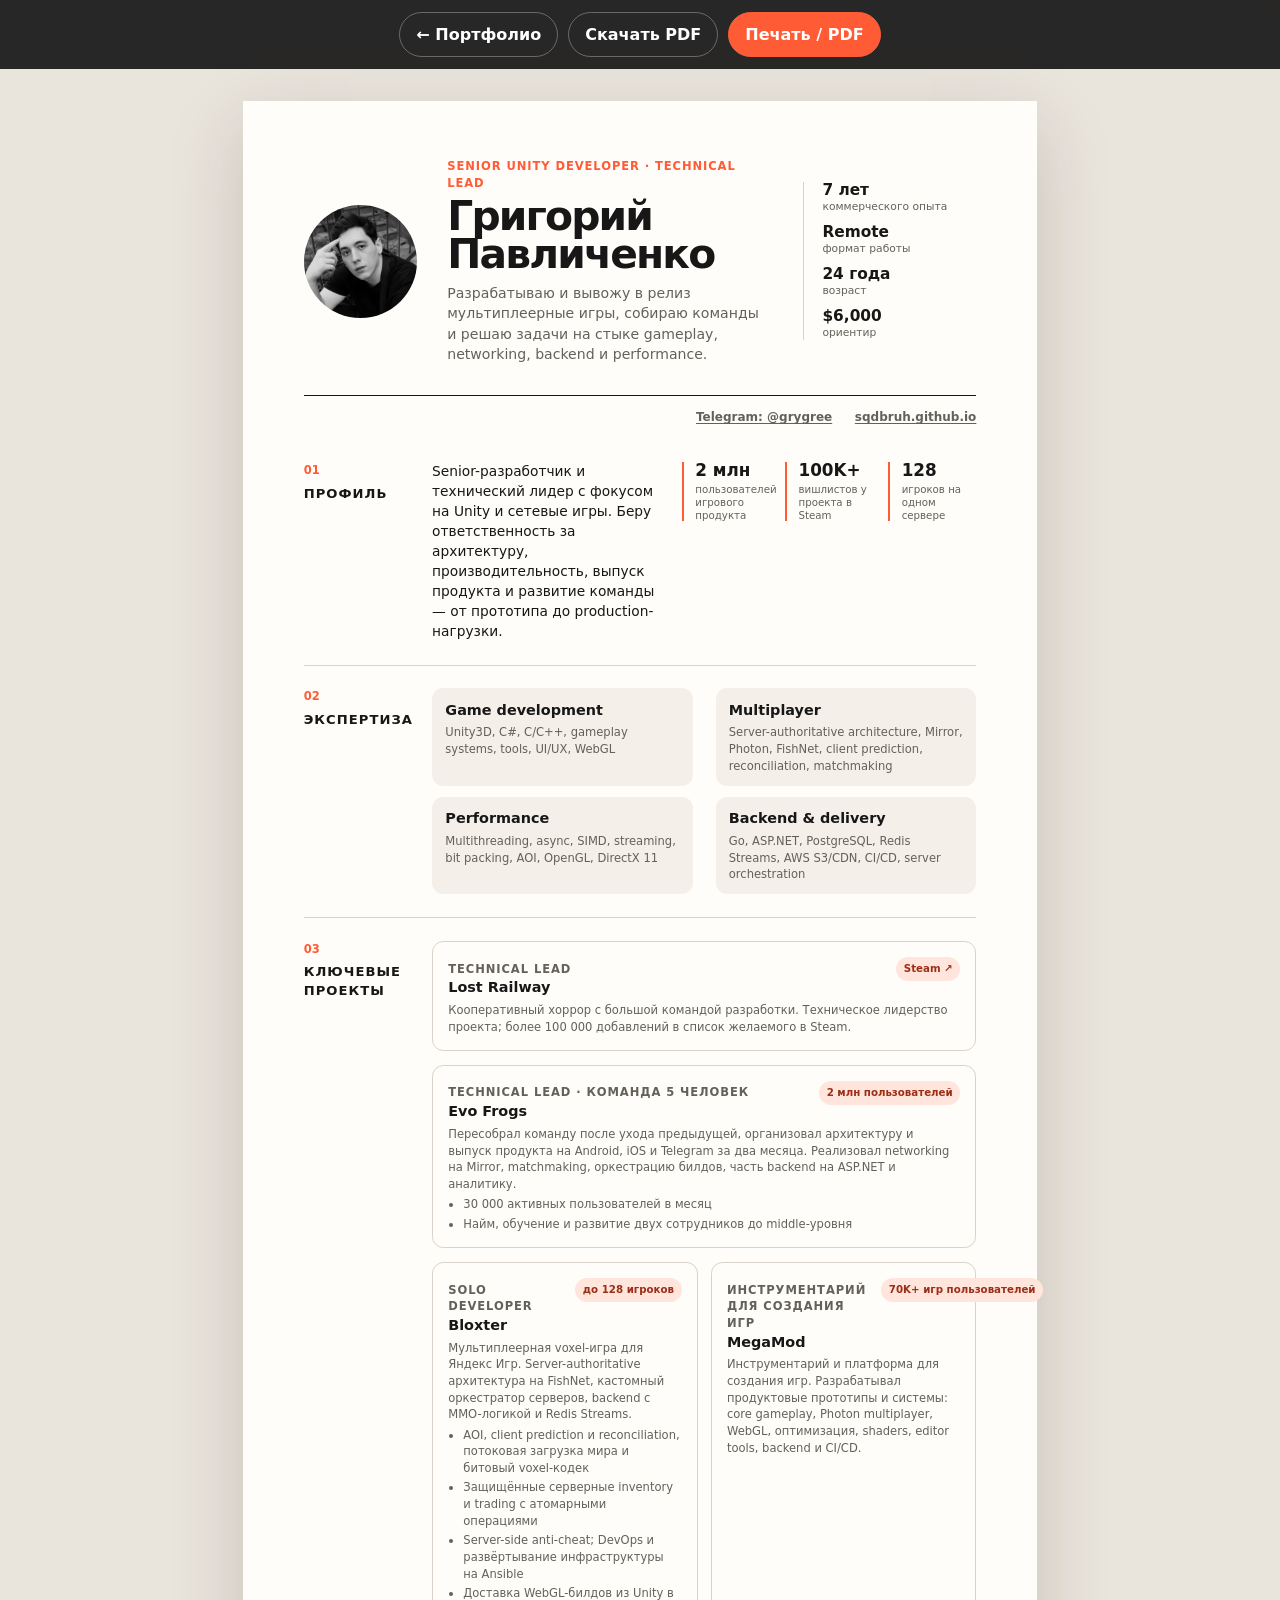
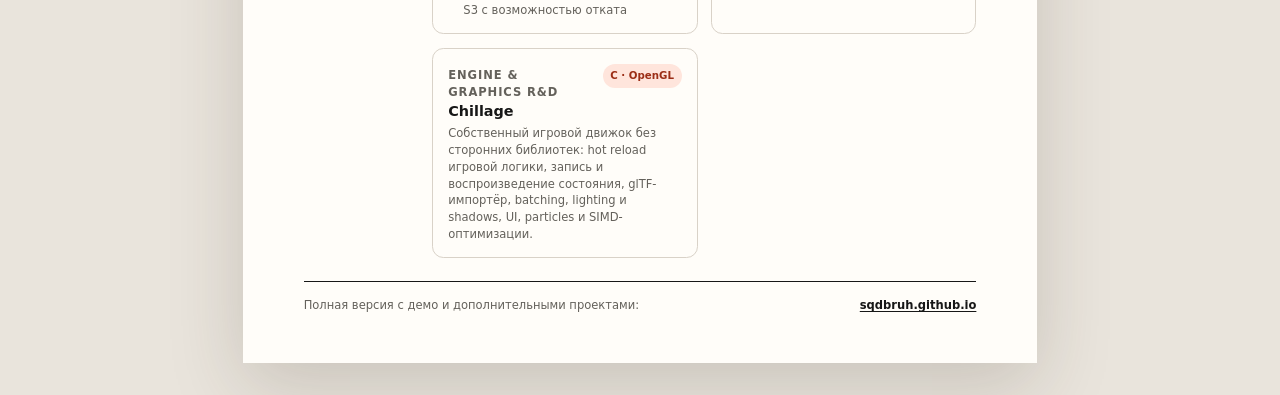
<file: resume.html>
<!doctype html>
<html lang="ru">
<head>
    <meta charset="utf-8">
    <meta name="viewport" content="width=device-width, initial-scale=1">
    <meta name="theme-color" content="#f6f2ea">
    <meta name="description" content="Резюме Григория Павличенко — Senior Unity Developer и технический лидер.">
    <title>Григорий Павличенко — Senior Unity Developer</title>
    <link rel="icon" href="data:image/svg+xml,%3Csvg xmlns='http://www.w3.org/2000/svg' viewBox='0 0 16 16'%3E%3Crect width='16' height='16' rx='3' fill='%23151515'/%3E%3Ctext x='8' y='12' font-size='10' text-anchor='middle' fill='white' font-family='Arial'%3EG%3C/text%3E%3C/svg%3E">
    <link rel="stylesheet" href="resume.css">
</head>
<body>
    <nav class="toolbar" aria-label="Действия с резюме">
        <a href="index.html">← Портфолио</a>
        <a href="output/pdf/grigory-pavlichenko-resume.pdf" download>Скачать PDF</a>
        <button type="button" onclick="window.print()">Печать / PDF</button>
    </nav>

    <main class="resume">
        <header class="hero">
            <img class="portrait" src="avatar.webp" width="320" height="320" alt="Григорий Павличенко">
            <div class="identity">
                <p class="eyebrow">Senior Unity Developer · Technical Lead</p>
                <h1>Григорий<br>Павличенко</h1>
                <p class="lead">Разрабатываю и вывожу в релиз мультиплеерные игры, собираю команды и решаю задачи на стыке gameplay, networking, backend и performance.</p>
            </div>
            <div class="facts" aria-label="Основная информация">
                <div><strong>7 лет</strong><span>коммерческого опыта</span></div>
                <div><strong>Remote</strong><span>формат работы</span></div>
                <div><strong>24 года</strong><span>возраст</span></div>
                <div><strong>$6,000</strong><span>ориентир</span></div>
            </div>
        </header>

        <section class="contact-line" aria-label="Контакты">
            <a href="https://t.me/grygree">Telegram: @grygree</a>
            <a href="https://sqdbruh.github.io/">sqdbruh.github.io</a>
        </section>

        <section class="summary section-block">
            <div class="section-title">
                <span>01</span>
                <h2>Профиль</h2>
            </div>
            <div class="section-content profile-grid">
                <p class="intro">Senior-разработчик и технический лидер с фокусом на Unity и сетевые игры. Беру ответственность за архитектуру, производительность, выпуск продукта и развитие команды — от прототипа до production-нагрузки.</p>
                <div class="metric"><strong>2 млн</strong><span>пользователей игрового продукта</span></div>
                <div class="metric"><strong>100K+</strong><span>вишлистов у проекта в Steam</span></div>
                <div class="metric"><strong>128</strong><span>игроков на одном сервере</span></div>
            </div>
        </section>

        <section class="section-block">
            <div class="section-title">
                <span>02</span>
                <h2>Экспертиза</h2>
            </div>
            <div class="section-content skill-groups">
                <div>
                    <h3>Game development</h3>
                    <p>Unity3D, C#, C/C++, gameplay systems, tools, UI/UX, WebGL</p>
                </div>
                <div>
                    <h3>Multiplayer</h3>
                    <p>Server-authoritative architecture, Mirror, Photon, FishNet, client prediction, reconciliation, matchmaking</p>
                </div>
                <div>
                    <h3>Performance</h3>
                    <p>Multithreading, async, SIMD, streaming, bit packing, AOI, OpenGL, DirectX 11</p>
                </div>
                <div>
                    <h3>Backend & delivery</h3>
                    <p>Go, ASP.NET, PostgreSQL, Redis Streams, AWS S3/CDN, CI/CD, server orchestration</p>
                </div>
            </div>
        </section>

        <section class="section-block projects-section">
            <div class="section-title">
                <span>03</span>
                <h2>Ключевые проекты</h2>
            </div>
            <div class="section-content project-list">
                <article class="project featured">
                    <div class="project-heading">
                        <div>
                            <p class="project-role">Technical Lead</p>
                            <h3>Lost Railway</h3>
                        </div>
                        <a href="https://store.steampowered.com/app/862750/Lost_Railway/">Steam ↗</a>
                    </div>
                    <p>Кооперативный хоррор с большой командой разработки. Техническое лидерство проекта; более 100 000 добавлений в список желаемого в Steam.</p>
                </article>

                <article class="project featured">
                    <div class="project-heading">
                        <div>
                            <p class="project-role">Technical Lead · команда 5 человек</p>
                            <h3>Evo Frogs</h3>
                        </div>
                        <span class="project-result">2 млн пользователей</span>
                    </div>
                    <p>Пересобрал команду после ухода предыдущей, организовал архитектуру и выпуск продукта на Android, iOS и Telegram за два месяца. Реализовал networking на Mirror, matchmaking, оркестрацию билдов, часть backend на ASP.NET и аналитику.</p>
                    <ul>
                        <li>30 000 активных пользователей в месяц</li>
                        <li>Найм, обучение и развитие двух сотрудников до middle-уровня</li>
                    </ul>
                </article>

                <article class="project">
                    <div class="project-heading">
                        <div>
                            <p class="project-role">Solo Developer</p>
                            <h3>Bloxter</h3>
                        </div>
                        <span class="project-result">до 128 игроков</span>
                    </div>
                    <p>Мультиплеерная voxel-игра для Яндекс Игр. Server-authoritative архитектура на FishNet, кастомный оркестратор серверов, backend с MMO-логикой и Redis Streams.</p>
                    <ul>
                        <li>AOI, client prediction и reconciliation, потоковая загрузка мира и битовый voxel-кодек</li>
                        <li>Защищённые серверные inventory и trading с атомарными операциями</li>
                        <li>Server-side anti-cheat; DevOps и развёртывание инфраструктуры на Ansible</li>
                        <li>Доставка WebGL-билдов из Unity в S3 с возможностью отката</li>
                    </ul>
                </article>

                <article class="project">
                    <div class="project-heading">
                        <div>
                            <p class="project-role">Инструментарий для создания игр</p>
                            <h3>MegaMod</h3>
                        </div>
                        <span class="project-result">70K+ игр пользователей</span>
                    </div>
                    <p>Инструментарий и платформа для создания игр. Разрабатывал продуктовые прототипы и системы: core gameplay, Photon multiplayer, WebGL, оптимизация, shaders, editor tools, backend и CI/CD.</p>
                </article>

                <article class="project">
                    <div class="project-heading">
                        <div>
                            <p class="project-role">Engine & Graphics R&D</p>
                            <h3>Chillage</h3>
                        </div>
                        <span class="project-result">C · OpenGL</span>
                    </div>
                    <p>Собственный игровой движок без сторонних библиотек: hot reload игровой логики, запись и воспроизведение состояния, glTF-импортёр, batching, lighting и shadows, UI, particles и SIMD-оптимизации.</p>
                </article>
            </div>
        </section>

        <footer>
            <p>Полная версия с демо и дополнительными проектами:</p>
            <a href="https://sqdbruh.github.io/">sqdbruh.github.io</a>
        </footer>
    </main>
</body>
</html>
</file>
<file: resume.css>
:root {
    color-scheme: light;
    --ink: #171717;
    --muted: #64615b;
    --paper: #fffdf9;
    --canvas: #e9e4dc;
    --accent: #ff5b35;
    --accent-soft: #ffe5dc;
    --line: #d9d2c8;
    --panel: #f4efe8;
}

* {
    box-sizing: border-box;
}

html {
    font: 16px/1.45 Inter, ui-sans-serif, system-ui, -apple-system, BlinkMacSystemFont, "Segoe UI", Arial, sans-serif;
}

body {
    margin: 0;
    background: var(--canvas);
    color: var(--ink);
}

a {
    color: inherit;
    text-underline-offset: 0.18em;
}

.toolbar {
    position: sticky;
    top: 0;
    z-index: 10;
    display: flex;
    justify-content: center;
    gap: 10px;
    padding: 12px;
    background: rgba(23, 23, 23, 0.92);
    backdrop-filter: blur(12px);
}

.toolbar a,
.toolbar button {
    min-height: 42px;
    padding: 10px 16px;
    border: 1px solid rgba(255, 255, 255, 0.3);
    border-radius: 999px;
    background: transparent;
    color: white;
    font: inherit;
    font-weight: 750;
    text-decoration: none;
    cursor: pointer;
}

.toolbar button {
    background: var(--accent);
    border-color: var(--accent);
}

.resume {
    width: min(210mm, calc(100% - 32px));
    min-height: 297mm;
    margin: 32px auto;
    padding: 15mm 16mm 13mm;
    background: var(--paper);
    box-shadow: 0 22px 70px rgba(54, 45, 33, 0.18);
}

.hero {
    display: grid;
    grid-template-columns: 30mm minmax(0, 1fr) 46mm;
    gap: 8mm;
    align-items: center;
    padding-bottom: 8mm;
    border-bottom: 1.5px solid var(--ink);
}

.portrait {
    width: 30mm;
    height: 30mm;
    border-radius: 50%;
    object-fit: cover;
    filter: grayscale(100%);
}

.eyebrow,
.project-role {
    margin: 0;
    color: var(--accent);
    font-size: 0.72rem;
    font-weight: 850;
    letter-spacing: 0.08em;
    text-transform: uppercase;
}

h1 {
    margin: 1.5mm 0 2.5mm;
    font-size: 2.55rem;
    line-height: 0.94;
    letter-spacing: -0.045em;
}

.lead {
    max-width: 92mm;
    margin: 0;
    color: var(--muted);
    font-size: 0.88rem;
}

.facts {
    display: grid;
    gap: 2.5mm;
    padding-left: 5mm;
    border-left: 1px solid var(--line);
}

.facts div {
    display: grid;
}

.facts strong {
    font-size: 0.96rem;
    line-height: 1.1;
}

.facts span {
    color: var(--muted);
    font-size: 0.67rem;
}

.contact-line {
    display: flex;
    justify-content: flex-end;
    gap: 6mm;
    padding: 3.5mm 0;
    color: var(--muted);
    font-size: 0.75rem;
    font-weight: 700;
}

.section-block {
    display: grid;
    grid-template-columns: 28mm minmax(0, 1fr);
    gap: 6mm;
    padding: 6mm 0;
    border-top: 1px solid var(--line);
}

.contact-line + .section-block {
    border-top: 0;
}

.section-title span {
    display: block;
    margin-bottom: 1.2mm;
    color: var(--accent);
    font-size: 0.72rem;
    font-weight: 900;
}

.section-title h2 {
    margin: 0;
    font-size: 0.82rem;
    letter-spacing: 0.08em;
    text-transform: uppercase;
}

.profile-grid {
    display: grid;
    grid-template-columns: minmax(0, 2fr) repeat(3, minmax(18mm, 0.75fr));
    gap: 4mm;
    align-items: start;
}

.intro {
    margin: 0;
    font-size: 0.86rem;
}

.metric {
    display: grid;
    gap: 1mm;
    padding-left: 3mm;
    border-left: 2px solid var(--accent);
}

.metric strong {
    font-size: 1.05rem;
    line-height: 1;
}

.metric span {
    color: var(--muted);
    font-size: 0.64rem;
    line-height: 1.25;
}

.skill-groups {
    display: grid;
    grid-template-columns: repeat(2, minmax(0, 1fr));
    gap: 3mm 6mm;
}

.skill-groups div {
    padding: 3mm 3.5mm;
    border-radius: 3mm;
    background: var(--panel);
}

.skill-groups h3,
.project h3 {
    margin: 0;
    font-size: 0.9rem;
}

.skill-groups p,
.project p,
.project ul {
    margin: 1mm 0 0;
    color: var(--muted);
    font-size: 0.72rem;
}

.projects-section {
    padding-bottom: 3mm;
}

.project-list {
    display: grid;
    grid-template-columns: repeat(2, minmax(0, 1fr));
    gap: 3.5mm;
}

.project {
    padding: 4mm;
    border: 1px solid var(--line);
    border-radius: 3mm;
    break-inside: avoid;
}

.project.featured {
    grid-column: 1 / -1;
}

.project-heading {
    display: flex;
    justify-content: space-between;
    gap: 4mm;
    align-items: flex-start;
}

.project-heading a,
.project-result {
    flex: 0 0 auto;
    padding: 1.2mm 2mm;
    border-radius: 999px;
    background: var(--accent-soft);
    color: #9c2e16;
    font-size: 0.64rem;
    font-weight: 850;
    text-decoration: none;
}

.project ul {
    padding-left: 4mm;
}

.project li + li {
    margin-top: 0.7mm;
}

footer {
    display: flex;
    justify-content: space-between;
    gap: 6mm;
    margin-top: 3mm;
    padding-top: 4mm;
    border-top: 1.5px solid var(--ink);
    color: var(--muted);
    font-size: 0.72rem;
}

footer p {
    margin: 0;
}

footer a {
    color: var(--ink);
    font-weight: 850;
}

@media (max-width: 760px) {
    .resume {
        width: 100%;
        margin: 0;
        padding: 24px 20px;
        box-shadow: none;
    }

    .hero {
        grid-template-columns: 72px minmax(0, 1fr);
        gap: 18px;
    }

    .portrait {
        width: 72px;
        height: 72px;
    }

    .facts {
        grid-column: 1 / -1;
        grid-template-columns: repeat(2, minmax(0, 1fr));
        padding: 16px 0 0;
        border-left: 0;
        border-top: 1px solid var(--line);
    }

    .section-block,
    .profile-grid,
    .skill-groups,
    .project-list {
        grid-template-columns: minmax(0, 1fr);
    }

    .project.featured {
        grid-column: auto;
    }

    .contact-line,
    footer {
        justify-content: flex-start;
        flex-wrap: wrap;
    }
}

@page {
    size: A4 portrait;
    margin: 0;
}

@media print {
    * {
        -webkit-print-color-adjust: exact;
        print-color-adjust: exact;
    }

    html {
        font-size: 9pt;
    }

    body {
        background: var(--paper);
    }

    .toolbar {
        display: none;
    }

    .resume {
        width: 210mm;
        min-height: 297mm;
        margin: 0;
        padding: 8mm 11mm 6mm;
        box-shadow: none;
    }

    .hero {
        grid-template-columns: 27mm minmax(0, 1fr) 43mm;
        gap: 6mm;
    }

    .portrait {
        width: 27mm;
        height: 27mm;
    }

    .facts {
        grid-column: auto;
        grid-template-columns: minmax(0, 1fr);
        padding: 0 0 0 5mm;
        border-top: 0;
        border-left: 1px solid var(--line);
    }

    .contact-line {
        justify-content: flex-end;
        flex-wrap: nowrap;
    }

    .section-block {
        grid-template-columns: 28mm minmax(0, 1fr);
    }

    .profile-grid {
        grid-template-columns: minmax(0, 2fr) repeat(3, minmax(18mm, 0.75fr));
    }

    .skill-groups,
    .project-list {
        grid-template-columns: repeat(2, minmax(0, 1fr));
    }

    .project.featured {
        grid-column: auto;
    }

    .hero {
        padding-bottom: 4mm;
    }

    .contact-line {
        padding: 2mm 0;
    }

    .section-block {
        gap: 3mm;
        padding: 3mm 0;
    }

    .skill-groups,
    .project-list {
        gap: 2mm 3mm;
    }

    .skill-groups div {
        padding: 2mm 2.5mm;
    }

    .project {
        padding: 2.5mm;
    }

    .intro {
        font-size: 0.9rem;
    }

    .skill-groups p,
    .project p,
    .project ul {
        font-size: 0.8rem;
    }

    footer {
        justify-content: space-between;
        flex-wrap: nowrap;
    }

    .section-block,
    .project,
    .skill-groups div,
    footer {
        break-inside: avoid;
    }

    .projects-section {
        break-inside: auto;
    }
}
</file>
